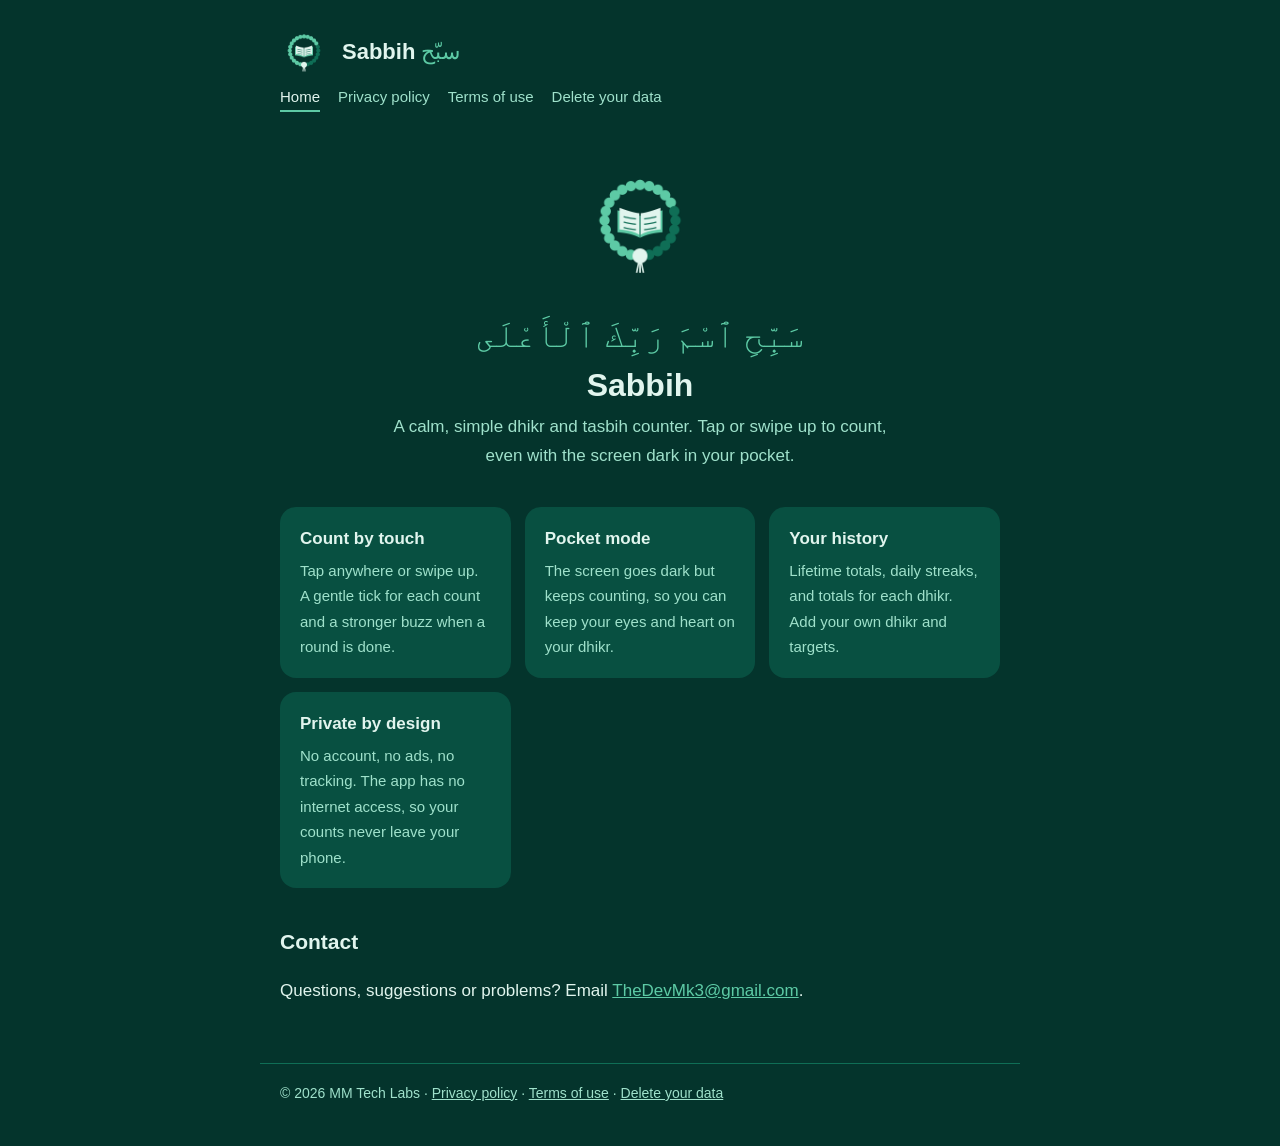
<file: index.html>
<!doctype html>
<html lang="en">
<head>
  <meta charset="utf-8">
  <meta name="viewport" content="width=device-width, initial-scale=1">
  <title>Sabbih: Dhikr and tasbih counter</title>
  <meta name="description" content="Sabbih is a simple dhikr and tasbih counter. Count by tap or swipe, even with the screen dark. No account, no ads, and no data leaves your phone.">
  <link rel="icon" href="icon.png">
  <link rel="stylesheet" href="style.css">
</head>
<body>
  <header>
    <img src="icon.png" alt="">
    <a class="brand" href="index.html">Sabbih<span>سبّح</span></a>
  </header>
  <nav>
    <a href="index.html" aria-current="page">Home</a>
    <a href="privacy.html">Privacy policy</a>
    <a href="terms.html">Terms of use</a>
    <a href="delete-data.html">Delete your data</a>
  </nav>
  <main>
    <section class="hero">
      <img src="icon.png" alt="Sabbih app icon: a ring of prayer beads around an open Quran">
      <p class="ar" lang="ar" dir="rtl">سَبِّحِ ٱسْمَ رَبِّكَ ٱلْأَعْلَى</p>
      <h1>Sabbih</h1>
      <p>A calm, simple dhikr and tasbih counter. Tap or swipe up to count, even with the screen dark in your pocket.</p>
    </section>

    <div class="grid">
      <div class="card">
        <h3>Count by touch</h3>
        <p>Tap anywhere or swipe up. A gentle tick for each count and a stronger buzz when a round is done.</p>
      </div>
      <div class="card">
        <h3>Pocket mode</h3>
        <p>The screen goes dark but keeps counting, so you can keep your eyes and heart on your dhikr.</p>
      </div>
      <div class="card">
        <h3>Your history</h3>
        <p>Lifetime totals, daily streaks, and totals for each dhikr. Add your own dhikr and targets.</p>
      </div>
      <div class="card">
        <h3>Private by design</h3>
        <p>No account, no ads, no tracking. The app has no internet access, so your counts never leave your phone.</p>
      </div>
    </div>

    <h2>Contact</h2>
    <p>Questions, suggestions or problems? Email <a href="mailto:TheDevMk3@gmail.com">TheDevMk3@gmail.com</a>.</p>
  </main>
  <footer>
    © 2026 MM Tech Labs ·
    <a href="privacy.html">Privacy policy</a> ·
    <a href="terms.html">Terms of use</a> ·
    <a href="delete-data.html">Delete your data</a>
  </footer>
</body>
</html>
</file>
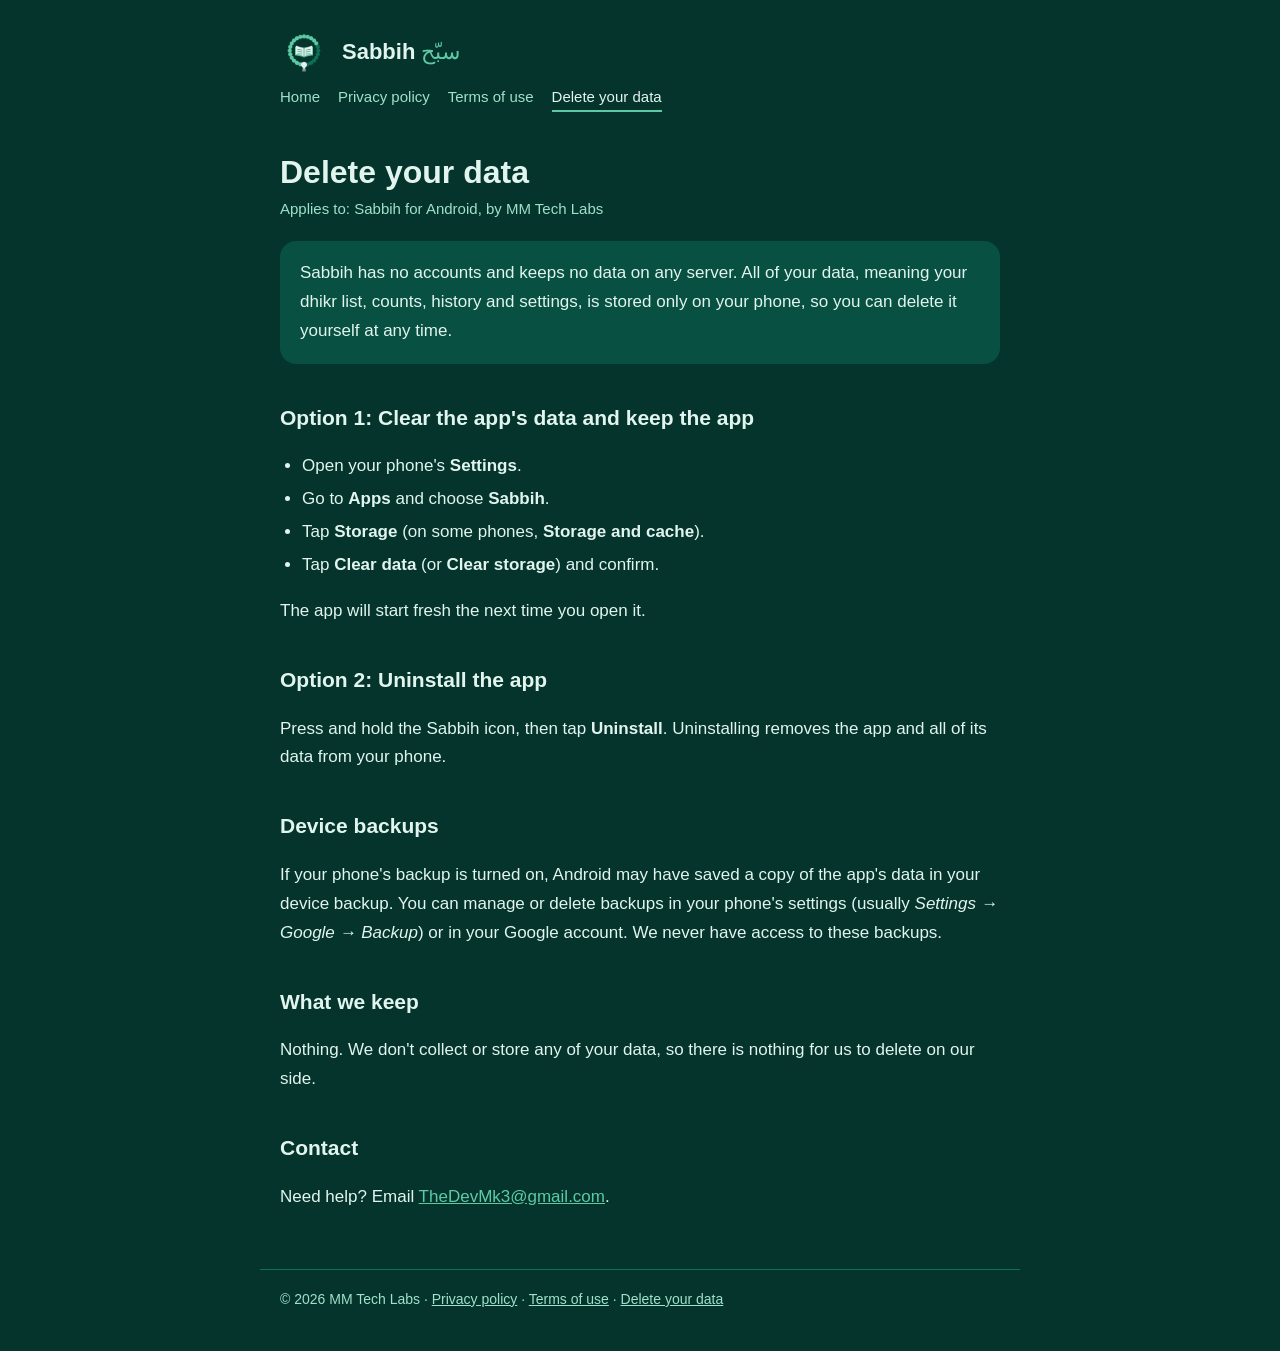
<file: delete-data.html>
<!doctype html>
<html lang="en">
<head>
  <meta charset="utf-8">
  <meta name="viewport" content="width=device-width, initial-scale=1">
  <title>Delete your data · Sabbih</title>
  <meta name="description" content="How to delete the data stored by the Sabbih app.">
  <link rel="icon" href="icon.png">
  <link rel="stylesheet" href="style.css">
</head>
<body>
  <header>
    <img src="icon.png" alt="">
    <a class="brand" href="index.html">Sabbih<span>سبّح</span></a>
  </header>
  <nav>
    <a href="index.html">Home</a>
    <a href="privacy.html">Privacy policy</a>
    <a href="terms.html">Terms of use</a>
    <a href="delete-data.html" aria-current="page">Delete your data</a>
  </nav>
  <main>
    <h1>Delete your data</h1>
    <p class="updated">Applies to: Sabbih for Android, by MM Tech Labs</p>

    <div class="card">
      <p>Sabbih has no accounts and keeps no data on any server. All of your data, meaning your dhikr list, counts, history and settings, is stored only on your phone, so you can delete it yourself at any time.</p>
    </div>

    <h2>Option 1: Clear the app's data and keep the app</h2>
    <ul>
      <li>Open your phone's <strong>Settings</strong>.</li>
      <li>Go to <strong>Apps</strong> and choose <strong>Sabbih</strong>.</li>
      <li>Tap <strong>Storage</strong> (on some phones, <strong>Storage and cache</strong>).</li>
      <li>Tap <strong>Clear data</strong> (or <strong>Clear storage</strong>) and confirm.</li>
    </ul>
    <p>The app will start fresh the next time you open it.</p>

    <h2>Option 2: Uninstall the app</h2>
    <p>Press and hold the Sabbih icon, then tap <strong>Uninstall</strong>. Uninstalling removes the app and all of its data from your phone.</p>

    <h2>Device backups</h2>
    <p>If your phone's backup is turned on, Android may have saved a copy of the app's data in your device backup. You can manage or delete backups in your phone's settings (usually <em>Settings → Google → Backup</em>) or in your Google account. We never have access to these backups.</p>

    <h2>What we keep</h2>
    <p>Nothing. We don't collect or store any of your data, so there is nothing for us to delete on our side.</p>

    <h2>Contact</h2>
    <p>Need help? Email <a href="mailto:TheDevMk3@gmail.com">TheDevMk3@gmail.com</a>.</p>
  </main>
  <footer>
    © 2026 MM Tech Labs ·
    <a href="privacy.html">Privacy policy</a> ·
    <a href="terms.html">Terms of use</a> ·
    <a href="delete-data.html">Delete your data</a>
  </footer>
</body>
</html>
</file>
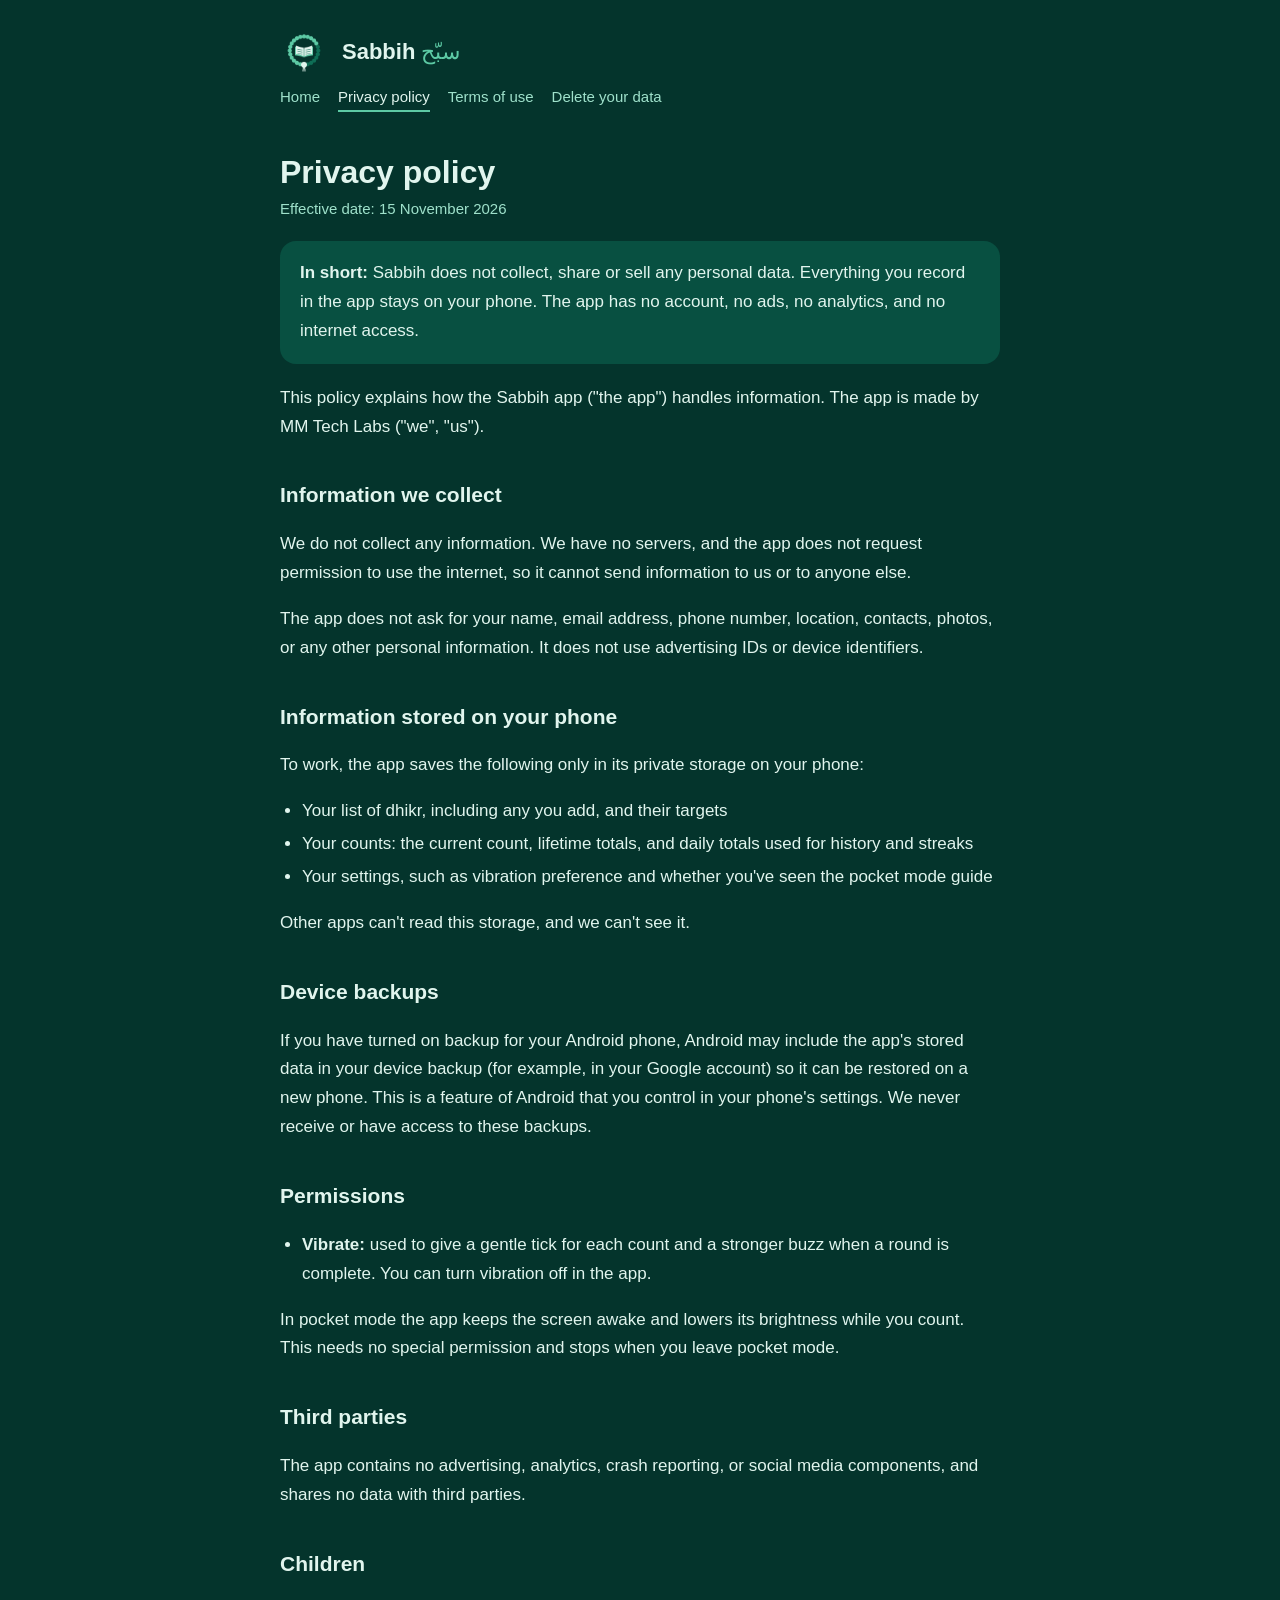
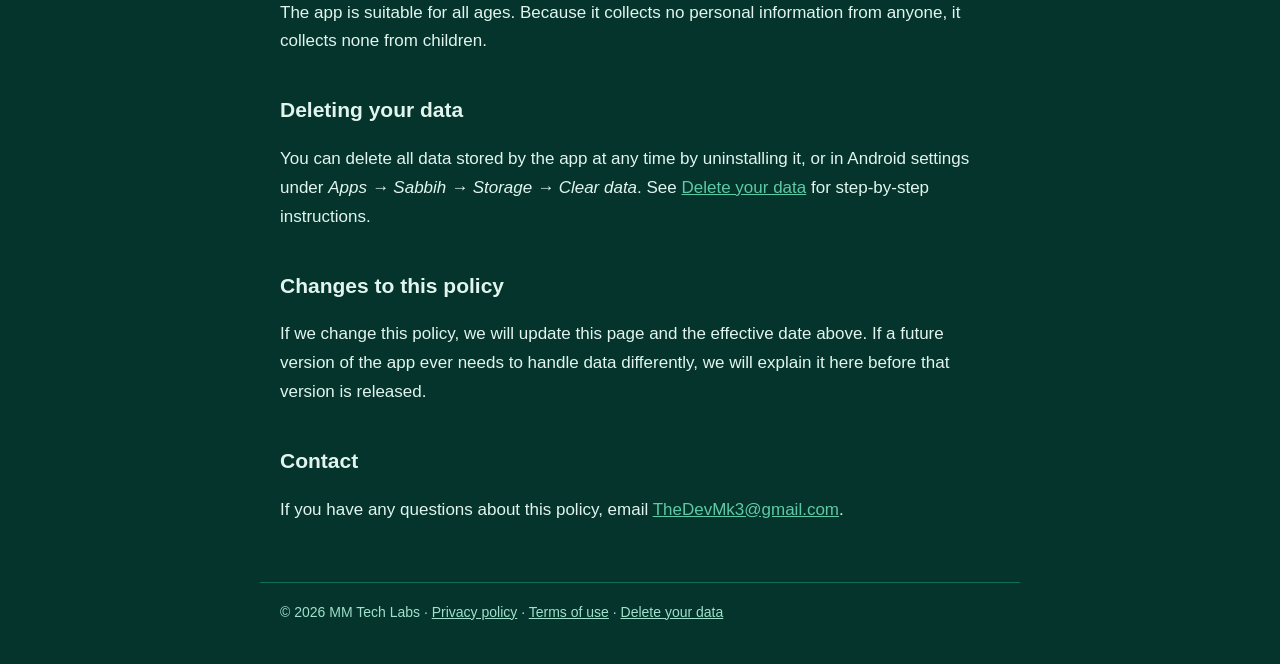
<file: privacy.html>
<!doctype html>
<html lang="en">
<head>
  <meta charset="utf-8">
  <meta name="viewport" content="width=device-width, initial-scale=1">
  <title>Privacy policy · Sabbih</title>
  <meta name="description" content="Privacy policy for the Sabbih dhikr and tasbih counter app.">
  <link rel="icon" href="icon.png">
  <link rel="stylesheet" href="style.css">
</head>
<body>
  <header>
    <img src="icon.png" alt="">
    <a class="brand" href="index.html">Sabbih<span>سبّح</span></a>
  </header>
  <nav>
    <a href="index.html">Home</a>
    <a href="privacy.html" aria-current="page">Privacy policy</a>
    <a href="terms.html">Terms of use</a>
    <a href="delete-data.html">Delete your data</a>
  </nav>
  <main>
    <h1>Privacy policy</h1>
    <p class="updated">Effective date: 15 November 2026</p>

    <div class="card">
      <p><strong>In short:</strong> Sabbih does not collect, share or sell any personal data. Everything you record in the app stays on your phone. The app has no account, no ads, no analytics, and no internet access.</p>
    </div>

    <p>This policy explains how the Sabbih app ("the app") handles information. The app is made by MM Tech Labs ("we", "us").</p>

    <h2>Information we collect</h2>
    <p>We do not collect any information. We have no servers, and the app does not request permission to use the internet, so it cannot send information to us or to anyone else.</p>
    <p>The app does not ask for your name, email address, phone number, location, contacts, photos, or any other personal information. It does not use advertising IDs or device identifiers.</p>

    <h2>Information stored on your phone</h2>
    <p>To work, the app saves the following only in its private storage on your phone:</p>
    <ul>
      <li>Your list of dhikr, including any you add, and their targets</li>
      <li>Your counts: the current count, lifetime totals, and daily totals used for history and streaks</li>
      <li>Your settings, such as vibration preference and whether you've seen the pocket mode guide</li>
    </ul>
    <p>Other apps can't read this storage, and we can't see it.</p>

    <h2>Device backups</h2>
    <p>If you have turned on backup for your Android phone, Android may include the app's stored data in your device backup (for example, in your Google account) so it can be restored on a new phone. This is a feature of Android that you control in your phone's settings. We never receive or have access to these backups.</p>

    <h2>Permissions</h2>
    <ul>
      <li><strong>Vibrate:</strong> used to give a gentle tick for each count and a stronger buzz when a round is complete. You can turn vibration off in the app.</li>
    </ul>
    <p>In pocket mode the app keeps the screen awake and lowers its brightness while you count. This needs no special permission and stops when you leave pocket mode.</p>

    <h2>Third parties</h2>
    <p>The app contains no advertising, analytics, crash reporting, or social media components, and shares no data with third parties.</p>

    <h2>Children</h2>
    <p>The app is suitable for all ages. Because it collects no personal information from anyone, it collects none from children.</p>

    <h2>Deleting your data</h2>
    <p>You can delete all data stored by the app at any time by uninstalling it, or in Android settings under <em>Apps → Sabbih → Storage → Clear data</em>. See <a href="delete-data.html">Delete your data</a> for step-by-step instructions.</p>

    <h2>Changes to this policy</h2>
    <p>If we change this policy, we will update this page and the effective date above. If a future version of the app ever needs to handle data differently, we will explain it here before that version is released.</p>

    <h2>Contact</h2>
    <p>If you have any questions about this policy, email <a href="mailto:TheDevMk3@gmail.com">TheDevMk3@gmail.com</a>.</p>
  </main>
  <footer>
    © 2026 MM Tech Labs ·
    <a href="privacy.html">Privacy policy</a> ·
    <a href="terms.html">Terms of use</a> ·
    <a href="delete-data.html">Delete your data</a>
  </footer>
</body>
</html>
</file>
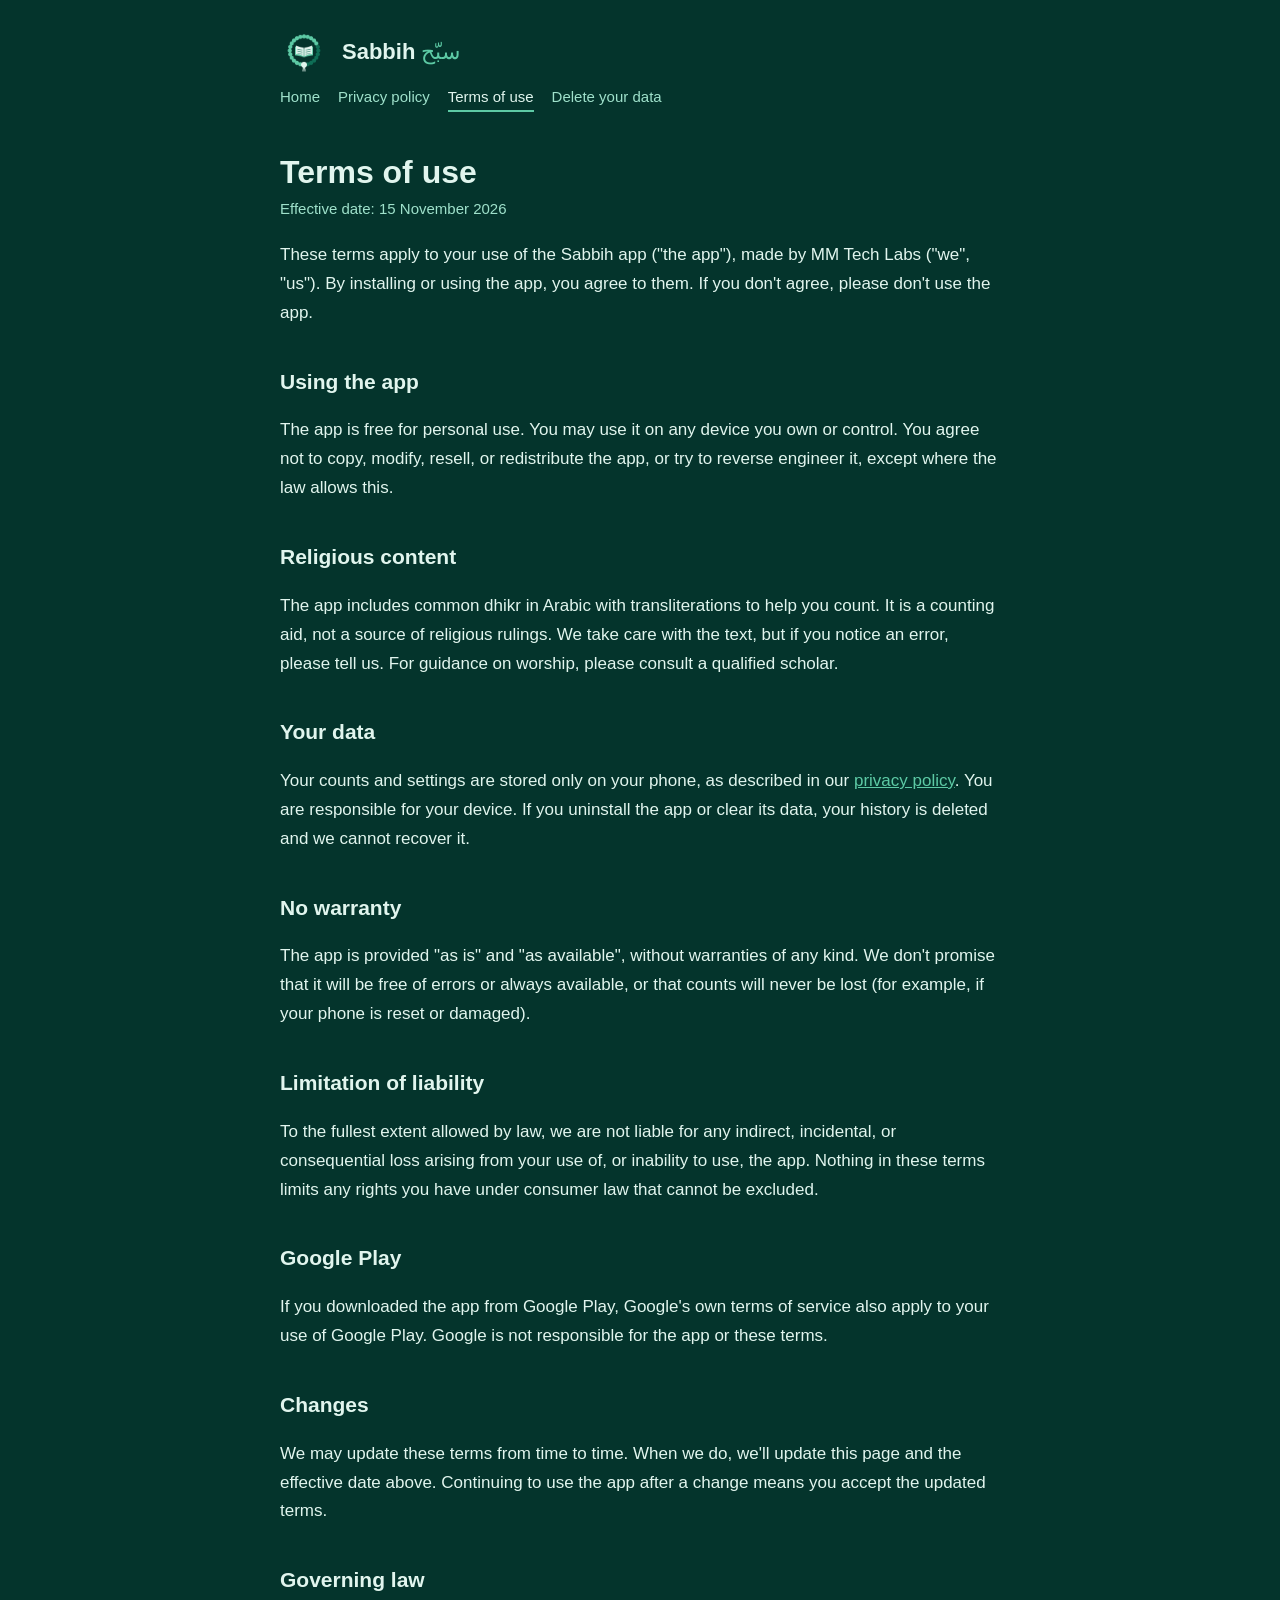
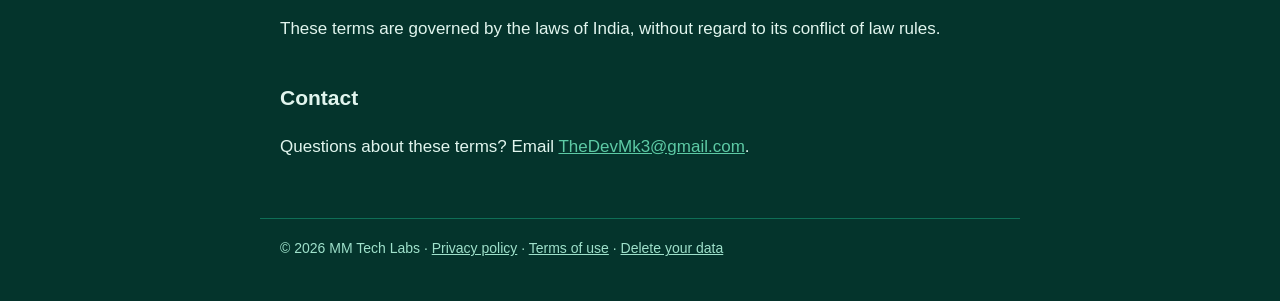
<file: terms.html>
<!doctype html>
<html lang="en">
<head>
  <meta charset="utf-8">
  <meta name="viewport" content="width=device-width, initial-scale=1">
  <title>Terms of use · Sabbih</title>
  <meta name="description" content="Terms of use for the Sabbih dhikr and tasbih counter app.">
  <link rel="icon" href="icon.png">
  <link rel="stylesheet" href="style.css">
</head>
<body>
  <header>
    <img src="icon.png" alt="">
    <a class="brand" href="index.html">Sabbih<span>سبّح</span></a>
  </header>
  <nav>
    <a href="index.html">Home</a>
    <a href="privacy.html">Privacy policy</a>
    <a href="terms.html" aria-current="page">Terms of use</a>
    <a href="delete-data.html">Delete your data</a>
  </nav>
  <main>
    <h1>Terms of use</h1>
    <p class="updated">Effective date: 15 November 2026</p>

    <p>These terms apply to your use of the Sabbih app ("the app"), made by MM Tech Labs ("we", "us"). By installing or using the app, you agree to them. If you don't agree, please don't use the app.</p>

    <h2>Using the app</h2>
    <p>The app is free for personal use. You may use it on any device you own or control. You agree not to copy, modify, resell, or redistribute the app, or try to reverse engineer it, except where the law allows this.</p>

    <h2>Religious content</h2>
    <p>The app includes common dhikr in Arabic with transliterations to help you count. It is a counting aid, not a source of religious rulings. We take care with the text, but if you notice an error, please tell us. For guidance on worship, please consult a qualified scholar.</p>

    <h2>Your data</h2>
    <p>Your counts and settings are stored only on your phone, as described in our <a href="privacy.html">privacy policy</a>. You are responsible for your device. If you uninstall the app or clear its data, your history is deleted and we cannot recover it.</p>

    <h2>No warranty</h2>
    <p>The app is provided "as is" and "as available", without warranties of any kind. We don't promise that it will be free of errors or always available, or that counts will never be lost (for example, if your phone is reset or damaged).</p>

    <h2>Limitation of liability</h2>
    <p>To the fullest extent allowed by law, we are not liable for any indirect, incidental, or consequential loss arising from your use of, or inability to use, the app. Nothing in these terms limits any rights you have under consumer law that cannot be excluded.</p>

    <h2>Google Play</h2>
    <p>If you downloaded the app from Google Play, Google's own terms of service also apply to your use of Google Play. Google is not responsible for the app or these terms.</p>

    <h2>Changes</h2>
    <p>We may update these terms from time to time. When we do, we'll update this page and the effective date above. Continuing to use the app after a change means you accept the updated terms.</p>

    <h2>Governing law</h2>
    <p>These terms are governed by the laws of India, without regard to its conflict of law rules.</p>

    <h2>Contact</h2>
    <p>Questions about these terms? Email <a href="mailto:TheDevMk3@gmail.com">TheDevMk3@gmail.com</a>.</p>
  </main>
  <footer>
    © 2026 MM Tech Labs ·
    <a href="privacy.html">Privacy policy</a> ·
    <a href="terms.html">Terms of use</a> ·
    <a href="delete-data.html">Delete your data</a>
  </footer>
</body>
</html>
</file>
<file: style.css>
:root {
  --bg: #04342c;
  --surface: #085041;
  --text: #e1f5ee;
  --muted: #9fe1cb;
  --accent: #5dcaa5;
  --line: #0f6e56;
}
* { box-sizing: border-box; }
html { -webkit-text-size-adjust: 100%; }
body {
  margin: 0;
  background: var(--bg);
  color: var(--text);
  font: 17px/1.7 -apple-system, BlinkMacSystemFont, "Segoe UI", Roboto, "Noto Sans", Arial, sans-serif;
}
a { color: var(--accent); }
header, main, footer { max-width: 760px; margin: 0 auto; padding: 0 20px; }
header { display: flex; align-items: center; gap: 14px; padding-top: 28px; padding-bottom: 8px; }
header img { width: 48px; height: 48px; border-radius: 12px; }
header .brand { font-size: 22px; font-weight: 600; text-decoration: none; color: var(--text); }
header .brand span { color: var(--accent); font-weight: 400; margin-left: 6px; }
nav { max-width: 760px; margin: 0 auto; padding: 0 20px 8px; display: flex; flex-wrap: wrap; gap: 6px 18px; font-size: 15px; }
nav a { text-decoration: none; color: var(--muted); }
nav a[aria-current="page"] { color: var(--text); border-bottom: 2px solid var(--accent); }
main { padding-top: 16px; padding-bottom: 40px; }
h1 { font-size: 32px; line-height: 1.25; margin: 16px 0 4px; }
h2 { font-size: 21px; margin: 36px 0 6px; }
.updated { color: var(--muted); font-size: 15px; margin: 0 0 20px; }
.card { background: var(--surface); border-radius: 16px; padding: 18px 20px; margin: 20px 0; }
.card p { margin: 0; }
ul { padding-left: 22px; }
li { margin: 4px 0; }
.hero { text-align: center; padding: 28px 0 8px; }
.hero img { width: 120px; height: 120px; border-radius: 28px; }
.hero .ar { font-size: 34px; color: var(--accent); margin: 14px auto 0; }
.hero h1 { margin-top: 0; }
.hero p { color: var(--muted); max-width: 520px; margin: 8px auto 0; }
.grid { display: grid; grid-template-columns: repeat(auto-fit, minmax(210px, 1fr)); gap: 14px; margin-top: 28px; }
.grid .card { margin: 0; }
.grid h3 { margin: 0 0 4px; font-size: 17px; }
.grid p { color: var(--muted); font-size: 15px; }
footer { border-top: 1px solid var(--line); padding-top: 18px; padding-bottom: 40px; color: var(--muted); font-size: 14px; }
footer a { color: var(--muted); }
</file>
